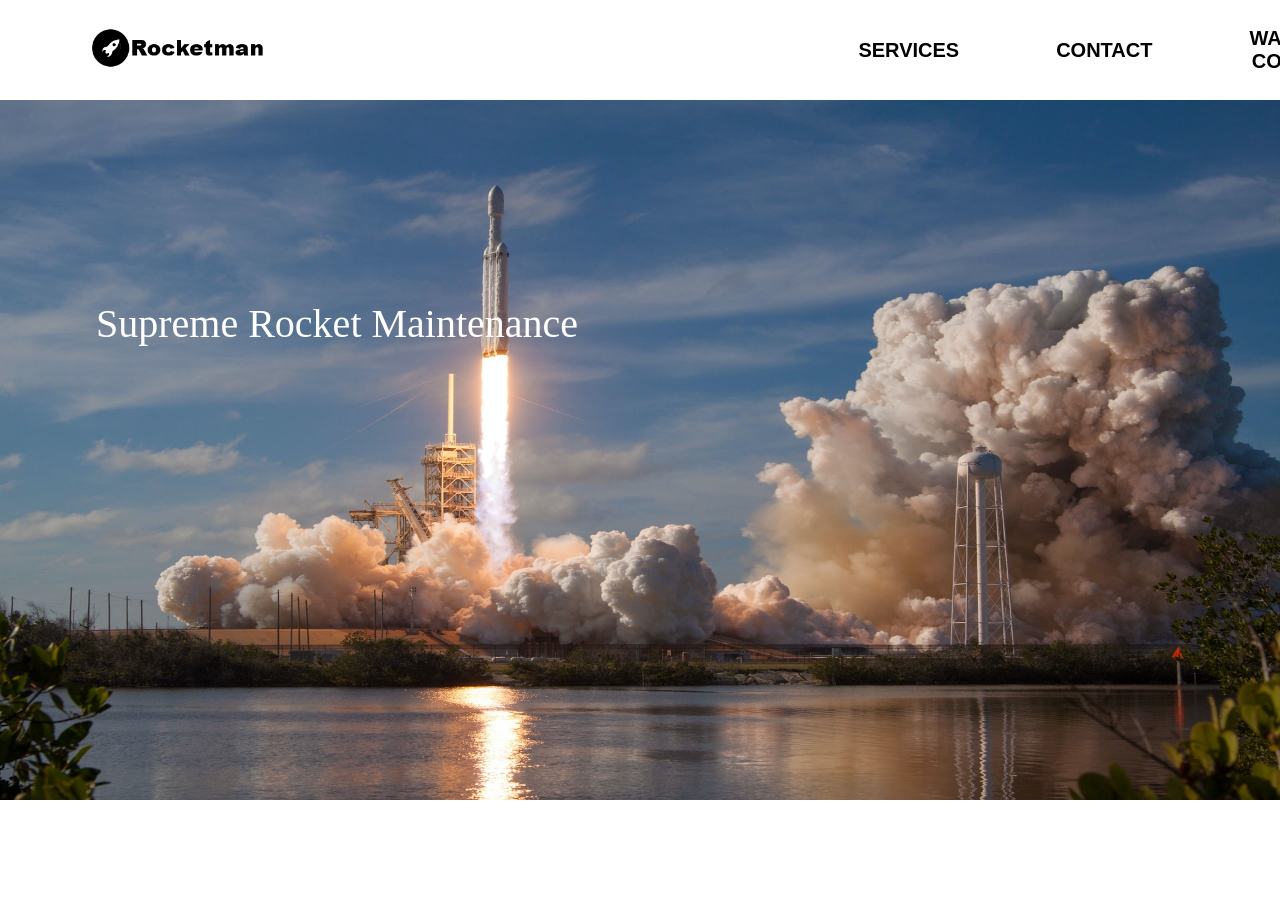
<file: module-4/index.html>
<!DOCTYPE html>
<html lang="en">

<head>
    <meta charset="UTF-8">
    <meta http-equiv="X-UA-Compatible" content="IE=edge">
    <meta name="viewport" content="width=device-width, initial-scale=1.0">
    <title>Supreme Rocket Maintenance</title>

    <style>
        * {
            padding: 0;
            margin: 0;
        }

        .nav {

            height: 100px;
        }

        th a {
            text-decoration: dotted;

            color: black;
            display: inline-block;
            margin: 25px 5px 3px 90px;
            font-size: 20px;
            font-family: 'Segoe UI', Tahoma, Geneva, Verdana, sans-serif;
            font-weight: 630;
            /* padding:30; */

        }

        .image {
            height: 40px;
            display: inline-block;
            margin: 25px 500px 3px 90px;
        }

        .ip {






            position: relative;

            color: rgb(255, 255, 255);
        }

        .top-left {
            position: absolute;
            font-size: 40px;
            font-weight: 10;
            margin-left: 80px;
            top: 200px;
            left: 16px;
        }
    </style>
</head>

<body>
    <div class="nav">
        <table>
            <tr>
                <th>
                    <img class="image" src="logo.png" alt="error">
                </th>
                <th>
                    <a href="#">SERVICES</a>
                </th>
                <th>
                    <a href="">CONTACT</a>
                </th>
                <th>

                    <a href="">WAGTAIL COURSE</a>
                </th>
            </tr>
        </table>
    </div>

    <div class="ip">
        <img src="back3.jpg" style="width: 100%; height: 700px;" alt="error">
        <div class="top-left">Supreme Rocket Maintenance</div>


    </div>

    <div>

    </div>
</body>

</html>
</file>
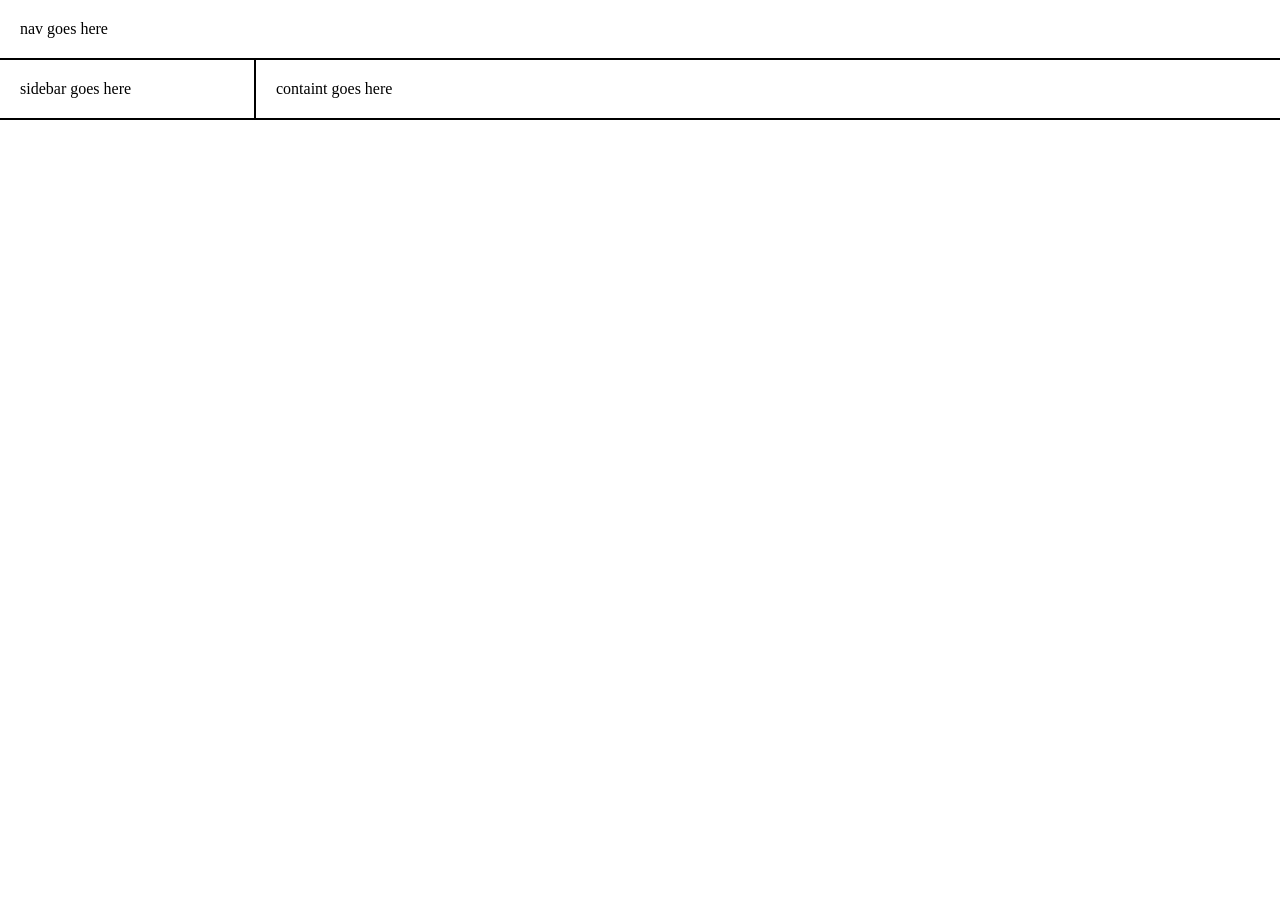
<file: module-6/index.html>
<!DOCTYPE html>
<html lang="en">

<head>
    <meta charset="UTF-8" />
    <meta http-equiv="X-UA-Compatible" content="IE=edge" />
    <meta name="viewport" content="width=device-width, initial-scale=1.0" />
    <title>making-a-responsive-layout</title>
    <style>
        * {
            box-sizing: border-box;
            margin: 0;
            padding: 0;
        }

        #layout {
            display: flex;
            flex-wrap: wrap;
        }

        #nav {
            flex-basis: 100%;
            border-bottom: 2px solid black;
            padding: 20px;
        }

        #sidebar {
            flex-basis: 20%;
            padding: 20px;
            border-right: 2px solid black;
            border-bottom: 2px solid black;
        }

        #containt {
            flex-basis: 80%;
            padding: 20px;
            border-bottom: 2px solid black;
        }

        @media (max-width: 640px) {
            #sidebar {
                flex-basis: 100%;
            }

            #containt {
                flex-basis: 100%;
            }
        }

        @media (max-width: 480px) {
            #sidebar {
                display: none;
            }

        }
    </style>
</head>

<body>

    <div id="layout">
        <div id="nav">nav goes here</div>
        <div id="sidebar">sidebar goes here</div>
        <div id="containt">containt goes here</div>
    </div>

</body>

</html>
</file>
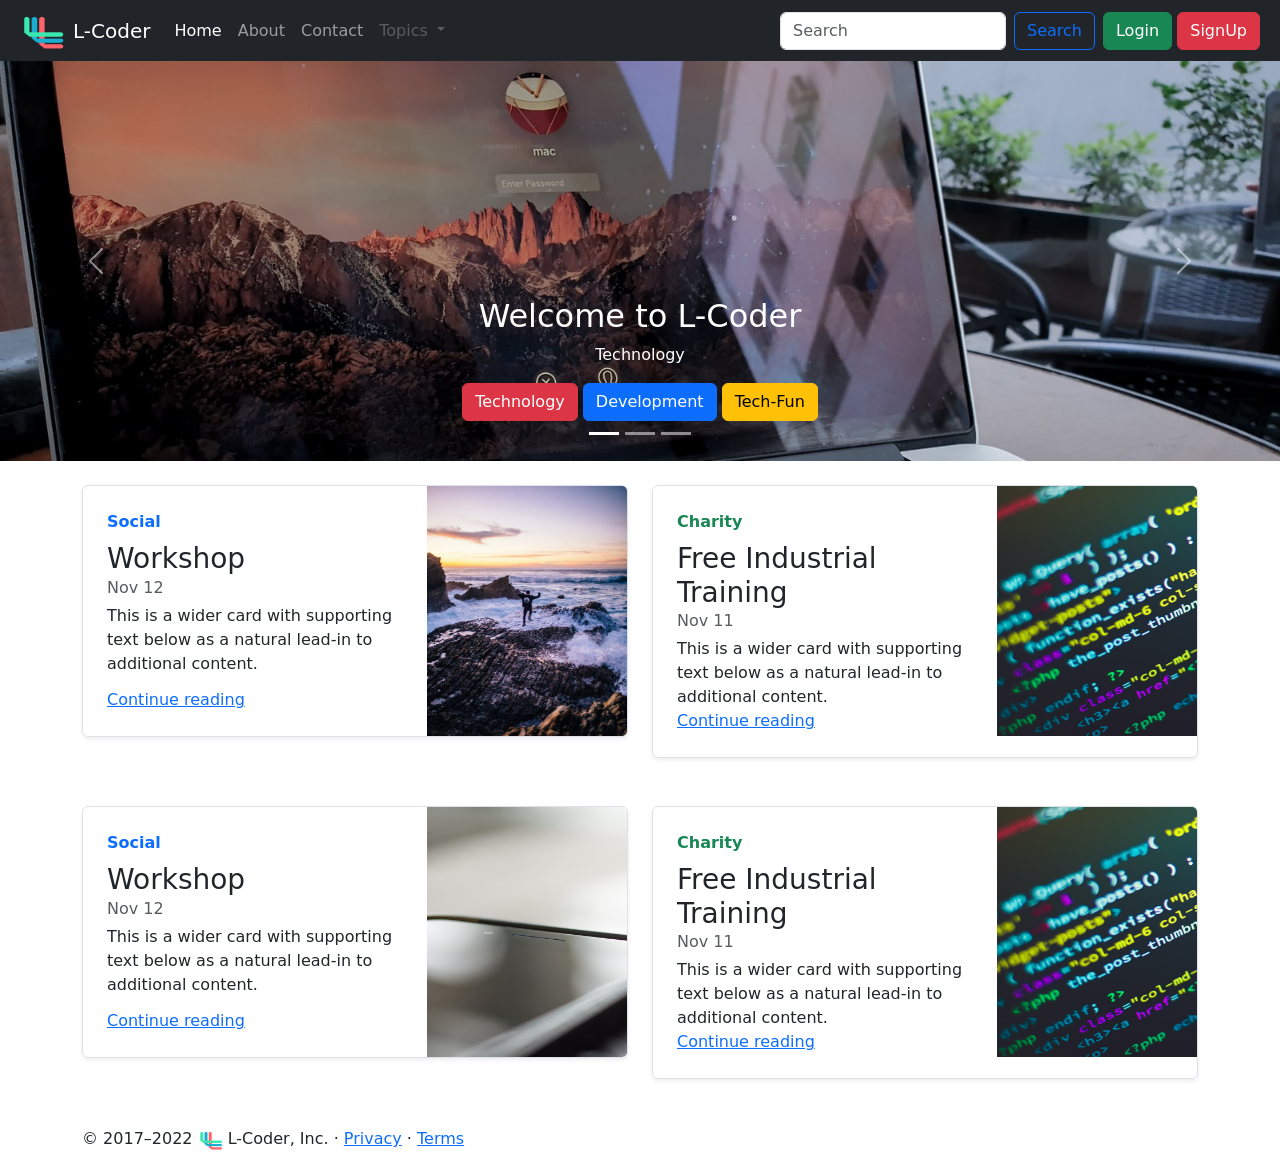
<file: module-9/index.html>
<!doctype html>
<html lang="en">

<head>
    <meta charset="utf-8">
    <meta name="viewport" content="width=device-width, initial-scale=1">
    <meta name="description" content="Welcome to L-CODER Pvt. Ltd.">
    <title>HOME || L-CODER</title>

    <!-- css cdn -->
    <!-- CSS only -->
    <link href="https://cdn.jsdelivr.net/npm/bootstrap@5.2.1/dist/css/bootstrap.min.css" rel="stylesheet"
        integrity="sha384-iYQeCzEYFbKjA/T2uDLTpkwGzCiq6soy8tYaI1GyVh/UjpbCx/TYkiZhlZB6+fzT" crossorigin="anonymous">

    <!-- js cdn -->
    <!-- JavaScript Bundle with Popper -->
    <script src="https://cdn.jsdelivr.net/npm/bootstrap@5.2.1/dist/js/bootstrap.bundle.min.js"
        integrity="sha384-u1OknCvxWvY5kfmNBILK2hRnQC3Pr17a+RTT6rIHI7NnikvbZlHgTPOOmMi466C8"
        crossorigin="anonymous"></script>



    <!-- this is favicon -->
    <link rel="icon" type="image/x-icon" href="logo.png">










</head>

<body>


    <!-- This is navbar -->
    <nav class="navbar navbar-expand-lg bg-dark navbar-dark">
        <div class="container-fluid">

            <!-- This is logo  -->
            <div class="logo mx-2  ">
                <img src="logo.png" height="45px" width="45px" alt="">
            </div>

            <a class="navbar-brand" href="#">L-Coder</a>
            <button class="navbar-toggler" type="button" data-bs-toggle="collapse"
                data-bs-target="#navbarSupportedContent" aria-controls="navbarSupportedContent" aria-expanded="false"
                aria-label="Toggle navigation">
                <span class="navbar-toggler-icon"></span>
            </button>
            <div class="collapse navbar-collapse" id="navbarSupportedContent">
                <ul class="navbar-nav me-auto mb-2 mb-lg-0">
                    <li class="nav-item">
                        <a class="nav-link active" aria-current="page" href="/">Home</a>
                    </li>
                    <li class="nav-item">
                        <a class="nav-link" href="/about.html">About</a>
                    </li>
                    <li class="nav-item">
                        <a class="nav-link" href="/contact.html">Contact</a>
                    </li>


                    <li class="nav-item dropdown">
                        <a class="nav-link dropdown-toggle  nav-link disabled" href="#" role="button"
                            data-bs-toggle="dropdown" aria-expanded="false">
                            Topics
                        </a>
                        <ul class="dropdown-menu">
                            <li><a class="dropdown-item" href="#">
                                    Technology
                                </a></li>
                            <li><a class="dropdown-item" href="#">Web Development</a></li>

                            <!-- This is dropdown divider -->
                            <li>
                                <hr class="dropdown-divider">
                            </li>


                            <li><a class="dropdown-item" href="#">Support</a></li>
                            <li><a class="dropdown-item" href="#">Write About Us</a></li>
                        </ul>
                    </li>

                </ul>
                <form class="d-flex" role="search">
                    <input class="form-control me-2" type="search" placeholder="Search" aria-label="Search">
                    <button class="btn btn-outline-primary" type="submit">Search</button>
                </form>

                <div class="mx-2">

                    <!-- Button trigger modal -->
                    <button class="btn btn-success" data-bs-toggle="modal" data-bs-target="#loginModal">Login</button>
                    <!-- Button trigger modal -->
                    <button class="btn btn-danger" data-bs-toggle="modal" data-bs-target="#signupModal">SignUp</button>
                </div>
            </div>
        </div>
    </nav>




    <!-- This Login Modal -->

    <!-- Modal -->
    <div class="modal fade" id="loginModal" data-bs-backdrop="static" data-bs-keyboard="false" tabindex="-1"
        aria-labelledby="loginModalLabel" aria-hidden="true">
        <div class="modal-dialog">
            <div class="modal-content">
                <div class="modal-header">
                    <h5 class="modal-title" id="staticBackdropLabel">Login To L-Coder Dashboard</h5>
                    <button type="button" class="btn-close" data-bs-dismiss="modal" aria-label="Close"></button>
                </div>
                <div class="modal-body">
                    <!-- This is login form -->
                    <form>
                        <div class="mb-3">
                            <label for="exampleInputEmail1" class="form-label">Email address</label>
                            <input type="email" class="form-control" id="exampleInputEmail1"
                                aria-describedby="emailHelp">
                            <div id="emailHelp" class="form-text">We don't share your data with with third party.</div>
                        </div>
                        <div class="mb-3">
                            <label for="exampleInputPassword1" class="form-label">Password</label>
                            <input type="password" class="form-control" id="exampleInputPassword1">
                        </div>
                        <div class="mb-3 form-check">
                            <input type="checkbox" class="form-check-input" id="exampleCheck1">
                            <label class="form-check-label" for="exampleCheck1">Remember Me</label>
                        </div>

                    </form>
                </div>
                <div class="modal-footer">
                    <button type="submit" class="btn btn-primary">Login</button>
                </div>
            </div>
        </div>
    </div>


    <!-- This SignUp Modal -->

    <!-- Modal -->
    <div class="modal fade" id="signupModal" data-bs-backdrop="static" data-bs-keyboard="false" tabindex="-1"
        aria-labelledby="signupModalLabel" aria-hidden="true">
        <div class="modal-dialog">
            <div class="modal-content">
                <div class="modal-header">
                    <h5 class="modal-title" id="staticBackdropLabel">Join L-Coder Family</h5>
                    <button type="button" class="btn-close" data-bs-dismiss="modal" aria-label="Close"></button>
                </div>
                <div class="modal-body">
                    <!-- This is signup form -->
                    <form>

                        <div class="row my-3">
                            <div class="col">
                                <input type="text" class="form-control" placeholder="First name"
                                    aria-label="First name">
                            </div>
                            <div class="col">
                                <input type="text" class="form-control" placeholder="Last name" aria-label="Last name">
                            </div>
                        </div>

                        <div class="mb-3">
                            <!-- <label for="exampleInputEmail1" class="form-label">Email address</label> -->
                            <input type="email" class="form-control" id="exampleInputEmail1"
                                aria-describedby="emailHelp" placeholder="Email address">
                        </div>

                        <div class="mb-3">
                            <label for="exampleInputPassword1" class="form-label">Create Password</label>
                            <input type="password" class="form-control" id="exampleInputPassword1">
                        </div>

                        <div class="mb-3">
                            <label for="cexampleInputPassword1" class="form-label">Confirm Password</label>
                            <input type="password" class="form-control" id="cexampleInputPassword1">
                        </div>

                        <div class="mb-3">
                            <label for="exampleInput" class="form-label">Occupation</label>
                            <select class="form-select" aria-label="Default select example">

                                <option value="1">Student</option>
                                <option value="2">Job</option>
                                <option value="3">Business</option>
                                <option selected>Others</option>
                            </select>
                        </div>

                    </form>
                </div>
                <div class="modal-footer">

                    <button type="button" class="btn btn-success">Create Account</button>
                </div>
            </div>
        </div>
    </div>






    <!-- This is carousel -->
    <div id="carouselExampleIndicators" class="carousel slide carousel-fade" data-bs-ride="true">
        <div class="carousel-indicators">
            <button type="button" data-bs-target="#carouselExampleIndicators" data-bs-slide-to="0" class="active"
                aria-current="true" aria-label="Slide 1"></button>
            <button type="button" data-bs-target="#carouselExampleIndicators" data-bs-slide-to="1"
                aria-label="Slide 2"></button>
            <button type="button" data-bs-target="#carouselExampleIndicators" data-bs-slide-to="2"
                aria-label="Slide 3"></button>
        </div>
        <div class="carousel-inner">
            <div class="carousel-item active">
                <img src="3.jpg" class="d-block w-100" alt="...">
                <div class="carousel-caption d-none d-md-block">
                    <h2>Welcome to L-Coder</h2>
                    <p>Technology</p>
                    <button class="btn btn-danger">Technology</button>
                    <button class="btn btn-primary">Development</button>
                    <button class="btn btn-warning">Tech-Fun</button>
                </div>
            </div>
            <div class="carousel-item">
                <img src="1.jpg" class="d-block w-100" alt="...">
                <div class="carousel-caption d-none d-md-block ">
                    <h2>Random Code</h2>
                    <p>Technology</p>
                    <button class="btn btn-danger">Technology</button>
                    <button class="btn btn-primary">Development</button>
                    <button class="btn btn-warning">Tech-Fun</button>
                </div>
            </div>
            <div class="carousel-item">
                <img src="2.jpg" class="d-block w-100" alt="...">
                <div class="carousel-caption d-none d-md-block">
                    <h2>Coding life</h2>
                    <p>Technology</p>
                    <button class="btn btn-danger">Technology</button>
                    <button class="btn btn-primary">Development</button>
                    <button class="btn btn-warning">Tech-Fun</button>
                </div>
            </div>
        </div>
        <button class="carousel-control-prev" type="button" data-bs-target="#carouselExampleIndicators"
            data-bs-slide="prev">
            <span class="carousel-control-prev-icon" aria-hidden="true"></span>
            <span class="visually-hidden">Previous</span>
        </button>
        <button class="carousel-control-next" type="button" data-bs-target="#carouselExampleIndicators"
            data-bs-slide="next">
            <span class="carousel-control-next-icon" aria-hidden="true"></span>
            <span class="visually-hidden">Next</span>
        </button>
    </div>


    <!-- This is First card -->
    <div class="container my-4">
        <div class="row mb-2">
            <div class="col-md-6">
                <div
                    class="row g-0 border rounded overflow-hidden flex-md-row mb-4 shadow-sm h-md-250 position-relative">
                    <div class="col p-4 d-flex flex-column position-static">
                        <strong class="d-inline-block mb-2 text-primary">Social</strong>
                        <h3 class="mb-0">Workshop</h3>
                        <div class="mb-1 text-muted">Nov 12</div>
                        <p class="card-text mb-auto">This is a wider card with supporting text below as a natural
                            lead-in to additional content.</p>
                        <a href="#" class="stretched-link">Continue reading</a>
                    </div>
                    <div class="col-auto d-none d-lg-block">
                        <img class="bd-placeholder-img" width="200" height="250" src="thumb1.jpg" alt="">

                    </div>
                </div>
            </div>
            <div class="col-md-6">
                <div
                    class="row g-0 border rounded overflow-hidden flex-md-row mb-4 shadow-sm h-md-250 position-relative">
                    <div class="col p-4 d-flex flex-column position-static">
                        <strong class="d-inline-block mb-2 text-success">Charity</strong>
                        <h3 class="mb-0">Free Industrial Training</h3>
                        <div class="mb-1 text-muted">Nov 11</div>
                        <p class="mb-auto">This is a wider card with supporting text below as a natural lead-in to
                            additional content.</p>
                        <a href="#" class="stretched-link">Continue reading</a>
                    </div>
                    <div class="col-auto d-none d-lg-block">
                        <img class="bd-placeholder-img" width="200" height="250" src="thumb2.jpg" alt="">

                    </div>
                </div>
            </div>
        </div>
    </div>


    <!-- This is Second Card -->
    <div class="container my-4">
        <div class="row mb-2">
            <div class="col-md-6">
                <div
                    class="row g-0 border rounded overflow-hidden flex-md-row mb-4 shadow-sm h-md-250 position-relative">
                    <div class="col p-4 d-flex flex-column position-static">
                        <strong class="d-inline-block mb-2 text-primary">Social</strong>
                        <h3 class="mb-0">Workshop</h3>
                        <div class="mb-1 text-muted">Nov 12</div>
                        <p class="card-text mb-auto">This is a wider card with supporting text below as a natural
                            lead-in to additional content.</p>
                        <a href="#" class="stretched-link">Continue reading</a>
                    </div>
                    <div class="col-auto d-none d-lg-block">
                        <img class="bd-placeholder-img" width="200" height="250" src="thumb3.jpg" alt="">

                    </div>
                </div>
            </div>
            <div class="col-md-6">
                <div
                    class="row g-0 border rounded overflow-hidden flex-md-row mb-4 shadow-sm h-md-250 position-relative">
                    <div class="col p-4 d-flex flex-column position-static">
                        <strong class="d-inline-block mb-2 text-success">Charity</strong>
                        <h3 class="mb-0">Free Industrial Training</h3>
                        <div class="mb-1 text-muted">Nov 11</div>
                        <p class="mb-auto">This is a wider card with supporting text below as a natural lead-in to
                            additional content.</p>
                        <a href="#" class="stretched-link">Continue reading</a>
                    </div>
                    <div class="col-auto d-none d-lg-block">
                        <img class="bd-placeholder-img" width="200" height="250" src="thumb2.jpg" alt="">

                    </div>
                </div>
            </div>
        </div>
    </div>


    <!-- This is footer -->
    <footer class="container">
        <!-- <p class="float-end"><a href="#">Back to top</a></p> -->
        <p>© 2017–2022 <img src="logo.png" height="25px" width="25px" alt=""> L-Coder, Inc. · <a href="#">Privacy</a> ·
            <a href="#">Terms</a></p>
    </footer>



</body>

</html>
</file>
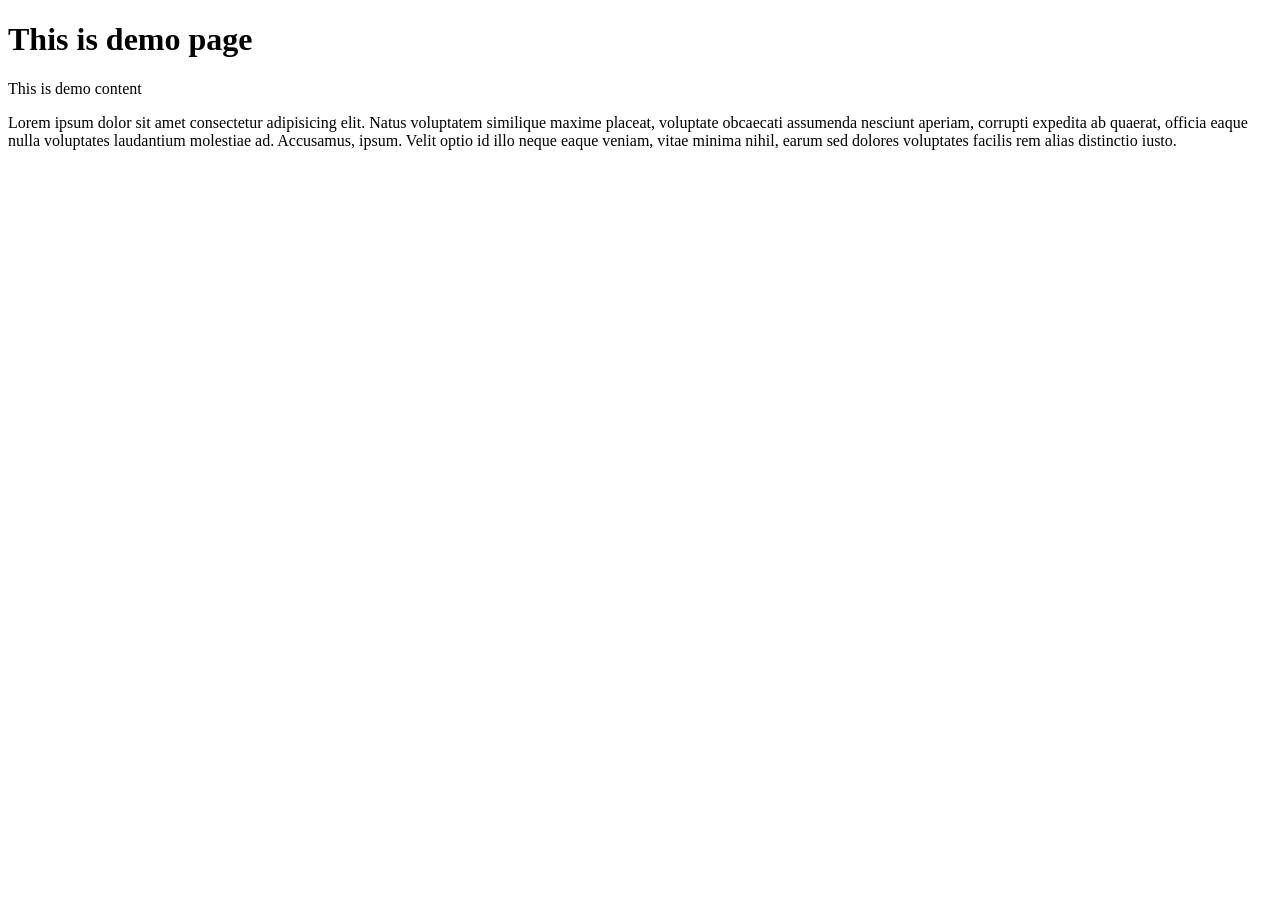
<file: module-3/demo.html>
<!DOCTYPE html>
<html lang="en">
<head>
    <meta charset="UTF-8">
    <meta http-equiv="X-UA-Compatible" content="IE=edge">
    <meta name="viewport" content="width=device-width, initial-scale=1.0">
    <title>Demo-page</title>
</head>
<body>
    <h1>This is demo page</h1>
    <p>This is demo content </p>
    <p>Lorem ipsum dolor sit amet consectetur adipisicing elit. Natus voluptatem similique maxime placeat, voluptate obcaecati assumenda nesciunt aperiam, corrupti expedita ab quaerat, officia eaque nulla voluptates laudantium molestiae ad. Accusamus, ipsum. Velit optio id illo neque eaque veniam, vitae minima nihil, earum sed dolores voluptates facilis rem alias distinctio iusto.</p>
</body>
</html>
</file>
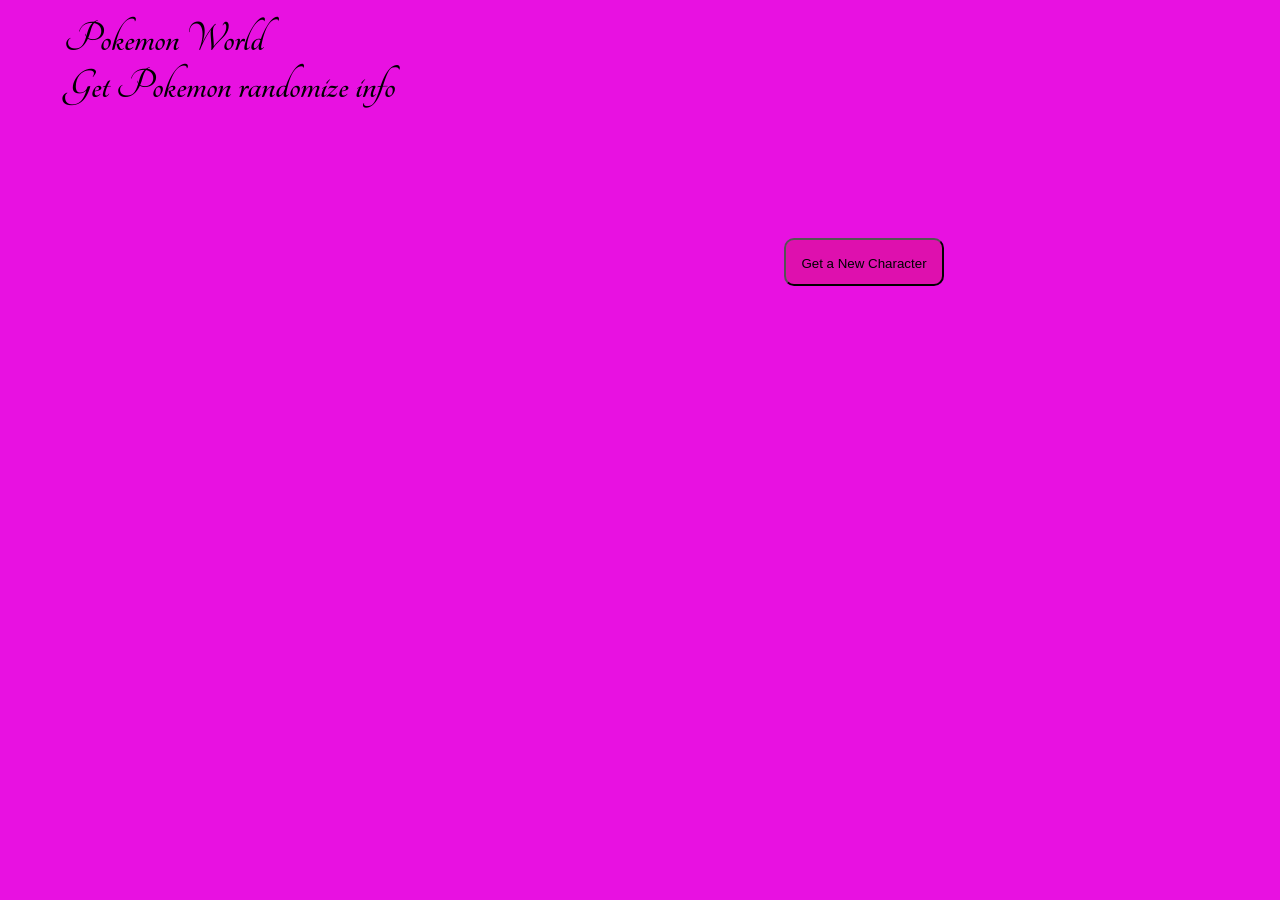
<file: module-8/bws-task-8.html>
<!DOCTYPE html>
<html lang="en">

<head>
    <meta charset="UTF-8">
    <meta http-equiv="X-UA-Compatible" content="IE=edge">
    <meta name="viewport" content="width=device-width, initial-scale=1.0">
    <link rel="preconnect" href="https://fonts.googleapis.com">
    <link rel="preconnect" href="https://fonts.gstatic.com" crossorigin>
    <link href="https://fonts.googleapis.com/css2?family=Press+Start+2P&display=swap" rel="stylesheet">
    <title>BWS || TASK 8 || LOKESH GHOSH</title>
    <style>
        @import url('https://fonts.googleapis.com/css2?family=Tangerine&display=swap');

        * {
            box-sizing: border-box;
        }

        body,
        html {
            padding: 0;
            margin: 0;
        }

        .main-cointainer {
            display: flex;
            flex-direction: column;
            width: 100%;
            height: 100%;
        }

        body {
            height: 100%;
            background-color: rgb(232, 17, 225);
            background-size: cover;
            background-repeat: no-repeat;
        }

        h1 {
            position: relative;
            margin: 0;
            padding: 0;
            top: 1rem;
            left: 4rem;
            width: 90%;
            font-family: 'Tangerine', cursive;
            font-size: 2.75rem;
        }

        h2 {
            position: relative;
            margin: 0;
            padding: 0;
            top: 1rem;
            left: 4rem;
            width: 90%;
            font-family: 'Tangerine', cursive;
            font-size: 2.75rem;
        }

        #pic {
            position: relative;
            top: 2.5rem;
            left: 4rem;
            width: 500px;
            height: 500px;
        }

        .button {
            position: absolute;
            top: 5rem;
            left: 14rem;
            width: 10rem;
            height: 3rem;
            background-color: rgb(222, 16, 174);
            text-align: center;
            padding: 1rem 0 1rem 0;
            border-radius: 10px;
        }

        .button:hover {
            background-color:white;
            color:  rgb(0, 0, 0);
        }

        .character-info {
            font-family: 'Tangerine';
            font-size: 40px;
            position: relative;
            left: 35rem;
            top: -27.25rem;
            width: 20rem;
        }
    </style>
</head>

<body>
    <div class="main-cointainer">
        <h1>Pokemon World</h1>
        <h2>Get Pokemon randomize info</h2>
        <div id="pic"></div>
        <div class="character-info">
            <div id="name"></div>
            <br>
            <div id="height"></div>
            <br>
            <div id="pokeId"></div>
            <br>
            <div id="type"></div>
            <button class="button">Get a New Character</button>
        </div>
    </div>
    <script>
        "use strict";

        let thisButton = document.querySelector(".button");
        let thisImage = document.createElement('img');

        thisButton.addEventListener('click', (loaded) => {
            loaded.preventDefault()

            let randomNum = Math.ceil(Math.random() * 896);

            fetch(`https://pokeapi.co/api/v2/pokemon/${randomNum}`)
                .then(response => response.json())
                .then(pokemon => {
                    let pokeName = pokemon['name']
                    let pokeHeight = pokemon['height']
                    let pokeId = pokemon['id']
                    let pokeType = pokemon['types'][0]['type']['name']

                    document.getElementById('name').innerText = `Name: ${pokeName}`

                    let numToStr = pokeHeight.toString();
                    let newPokeHeight

                    if (pokeHeight >= 10) {
                        newPokeHeight = numToStr.split("")
                        document.getElementById('height').innerText = newPokeHeight[0] + "." + newPokeHeight[1] + " m"
                    }
                    else {
                        document.getElementById('height').innerText = "0." + pokeHeight + " m"
                    }

                    document.getElementById('pokeId').innerText = `ID: ${pokeId}`
                    document.getElementById('type').innerText = `Type: ${pokeType}`

                    thisImage.src = pokemon['sprites']['other']['official-artwork']['front_default']
                    document.getElementById('pic').appendChild(thisImage)
                }
                )
        }
        )
    </script>
</body>

</html>
</file>
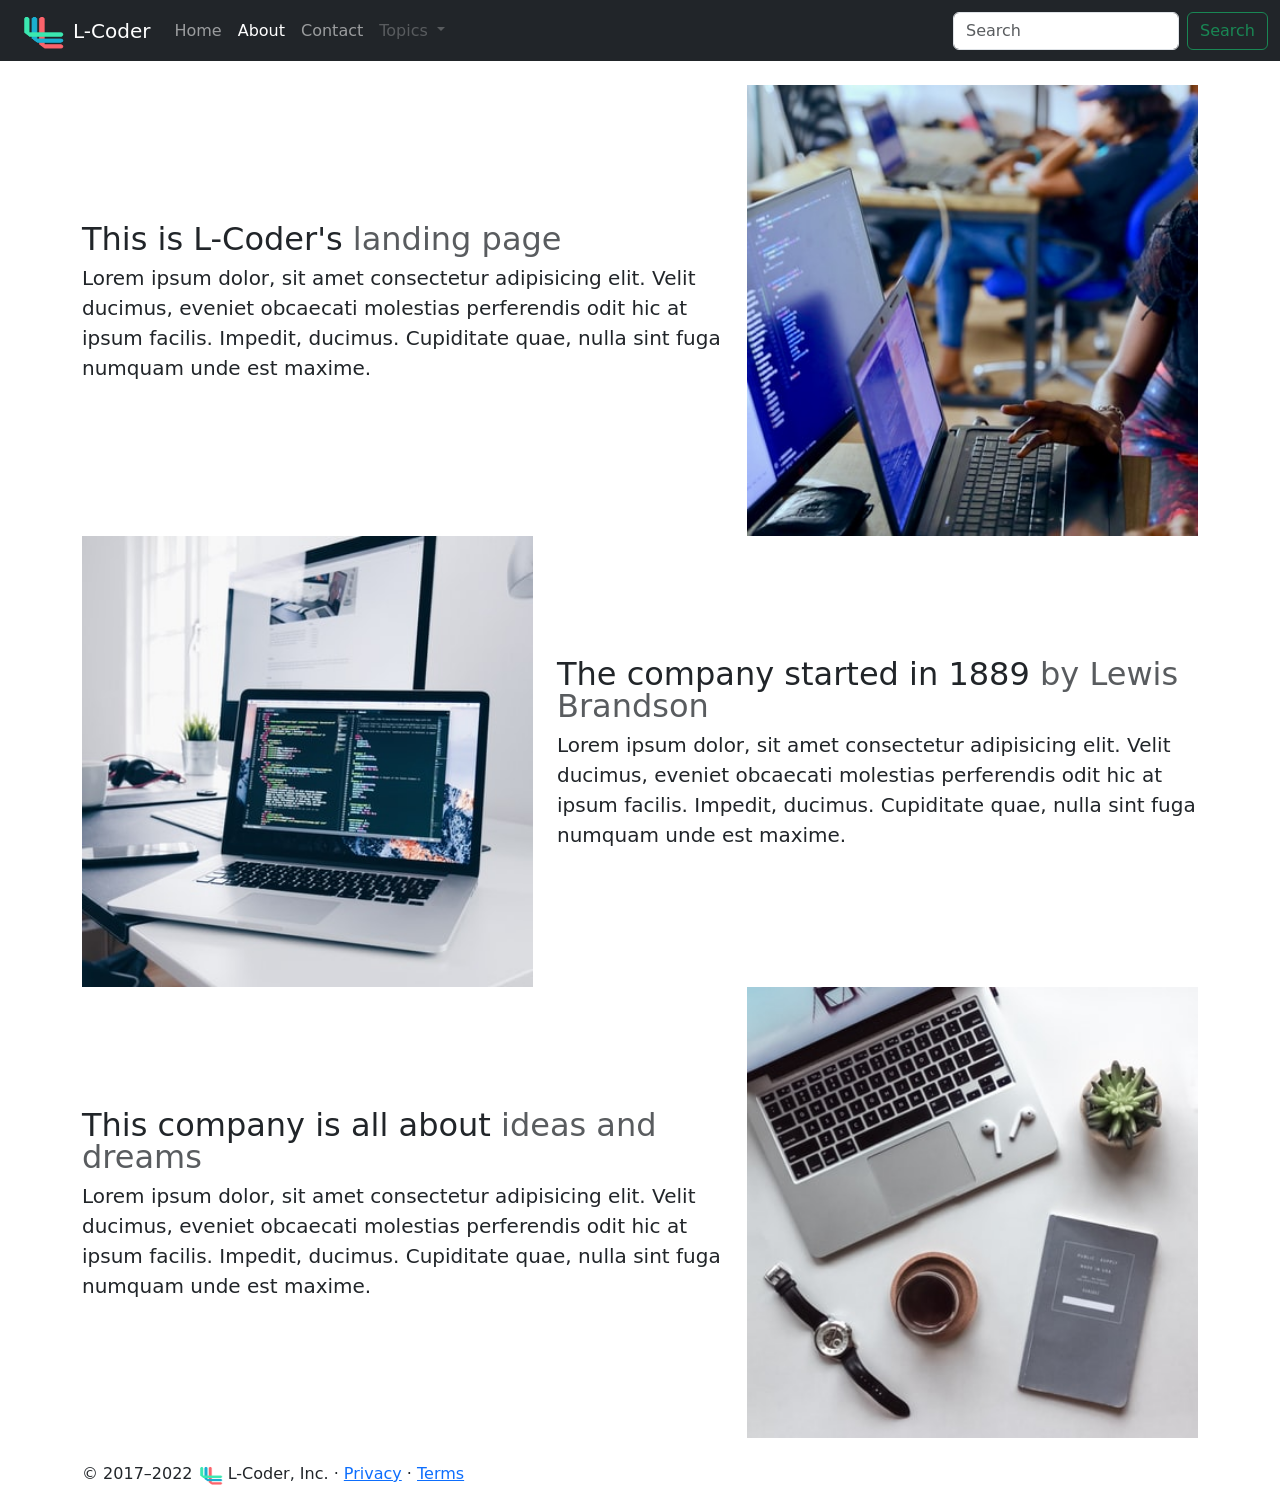
<file: module-9/about.html>
<!doctype html>
<html lang="en">

<head>
    <meta charset="utf-8">
    <meta name="viewport" content="width=device-width, initial-scale=1">
    <title>ABOUT US || L-CODER</title>

    <!-- css cdn -->
    <!-- CSS only -->
    <link href="https://cdn.jsdelivr.net/npm/bootstrap@5.2.1/dist/css/bootstrap.min.css" rel="stylesheet"
        integrity="sha384-iYQeCzEYFbKjA/T2uDLTpkwGzCiq6soy8tYaI1GyVh/UjpbCx/TYkiZhlZB6+fzT" crossorigin="anonymous">

    <!-- js cdn -->
    <!-- JavaScript Bundle with Popper -->
    <script src="https://cdn.jsdelivr.net/npm/bootstrap@5.2.1/dist/js/bootstrap.bundle.min.js"
        integrity="sha384-u1OknCvxWvY5kfmNBILK2hRnQC3Pr17a+RTT6rIHI7NnikvbZlHgTPOOmMi466C8"
        crossorigin="anonymous"></script>



          <!-- this is favicon -->
          <link rel="icon" type="image/x-icon" href="logo.png">


</head>

<body>


    <!-- This is navbar -->
    <nav class="navbar navbar-expand-lg bg-dark navbar-dark">
        <div class="container-fluid">

             <!-- This is logo  -->
             <div class="logo mx-2  ">
                <img src="logo.png" height="45px" width="45px" alt="">
            </div>
            <a class="navbar-brand" href="#">L-Coder</a>
            <button class="navbar-toggler" type="button" data-bs-toggle="collapse"
                data-bs-target="#navbarSupportedContent" aria-controls="navbarSupportedContent" aria-expanded="false"
                aria-label="Toggle navigation">
                <span class="navbar-toggler-icon"></span>
            </button>
            <div class="collapse navbar-collapse" id="navbarSupportedContent">
                <ul class="navbar-nav me-auto mb-2 mb-lg-0">
                    <li class="nav-item">
                        <a class="nav-link " aria-current="page" href="/">Home</a>
                    </li>
                    <li class="nav-item">
                        <a class="nav-link active" href="/about.html">About</a>
                    </li>
                    <li class="nav-item">
                        <a class="nav-link" href="/contact.html">Contact</a>
                    </li>


                    <li class="nav-item dropdown">
                        <a class="nav-link dropdown-toggle  nav-link disabled" href="#" role="button" data-bs-toggle="dropdown"
                            aria-expanded="false">
                            Topics
                        </a>
                        <ul class="dropdown-menu">
                            <li><a class="dropdown-item" href="#">
                                    Technology
                                </a></li>
                            <li><a class="dropdown-item" href="#">Web Development</a></li>

                            <!-- This is dropdown divider -->
                            <li>
                                <hr class="dropdown-divider">
                            </li>


                            <li><a class="dropdown-item" href="#">Support</a></li>
                            <li><a class="dropdown-item" href="#">Write About Us</a></li>
                        </ul>
                    </li>

                </ul>
                <form class="d-flex" role="search">
                    <input class="form-control me-2" type="search" placeholder="Search" aria-label="Search">
                    <button class="btn btn-outline-success" type="submit">Search</button>
                </form>
            </div>
        </div>
    </nav>



    <!-- This is about Card -->
    <div class="container my-4">

        <!-- content 1 -->
        <div class="row featurette d-flex justify-content-centre align-items-center">
            <div class="col-md-7 order-md-1">
                <h2 class="featurette-heading fw-normal lh-1">This is L-Coder's <span class="text-muted"> landing page
                    </span></h2>
                <p class="lead">Lorem ipsum dolor, sit amet consectetur adipisicing elit. Velit ducimus, eveniet
                    obcaecati molestias perferendis odit hic at ipsum facilis. Impedit, ducimus. Cupiditate quae, nulla
                    sint fuga numquam unde est maxime.</p>
            </div>
            <div class="col-md-5 order-md-2">
                <img class="bd-placeholder-img bd-placeholder-img-lg featurette-image img-fluid mx-auto" width="500" height="500" src="about-1.jpg" alt="">


            </div>
        </div>

        <!-- content 2 -->
        <div class="row featurette d-flex justify-content-centre align-items-center">
            <div class="col-md-7 order-md-2">
                <h2 class="featurette-heading fw-normal lh-1">The company started in 1889<span class="text-muted"> by
                        Lewis Brandson
                    </span></h2>
                <p class="lead">Lorem ipsum dolor, sit amet consectetur adipisicing elit. Velit ducimus, eveniet
                    obcaecati molestias perferendis odit hic at ipsum facilis. Impedit, ducimus. Cupiditate quae, nulla
                    sint fuga numquam unde est maxime.</p>
            </div>
            <div class="col-md-5 order-md-1">
                <img class="bd-placeholder-img bd-placeholder-img-lg featurette-image img-fluid mx-auto" width="500" height="500" src="about-2.jpg" alt="">

            </div>
        </div>

        <!-- content 3 -->
        <div class="row featurette featurette d-flex justify-content-centre align-items-center">
            <div class="col-md-7 order-md-1">
                <h2 class="featurette-heading fw-normal lh-1">This company is all about <span class="text-muted"> ideas
                        and dreams
                    </span></h2>
                <p class="lead">Lorem ipsum dolor, sit amet consectetur adipisicing elit. Velit ducimus, eveniet
                    obcaecati molestias perferendis odit hic at ipsum facilis. Impedit, ducimus. Cupiditate quae, nulla
                    sint fuga numquam unde est maxime.</p>
            </div>
            <div class="col-md-5 order-md-2">
                <img class="bd-placeholder-img bd-placeholder-img-lg featurette-image img-fluid mx-auto" width="500" height="500" src="about-3.jpg" alt="">

            </div>
        </div>

    </div>

    <!-- This is footer -->
    <footer class="container">
        <!-- <p class="float-end"><a href="#">Back to top</a></p> -->
        <p>© 2017–2022  <img src="logo.png" height="25px" width="25px" alt=""> L-Coder, Inc. · <a href="#">Privacy</a> · <a href="#">Terms</a></p>
    </footer>

</body>
</html>
</file>
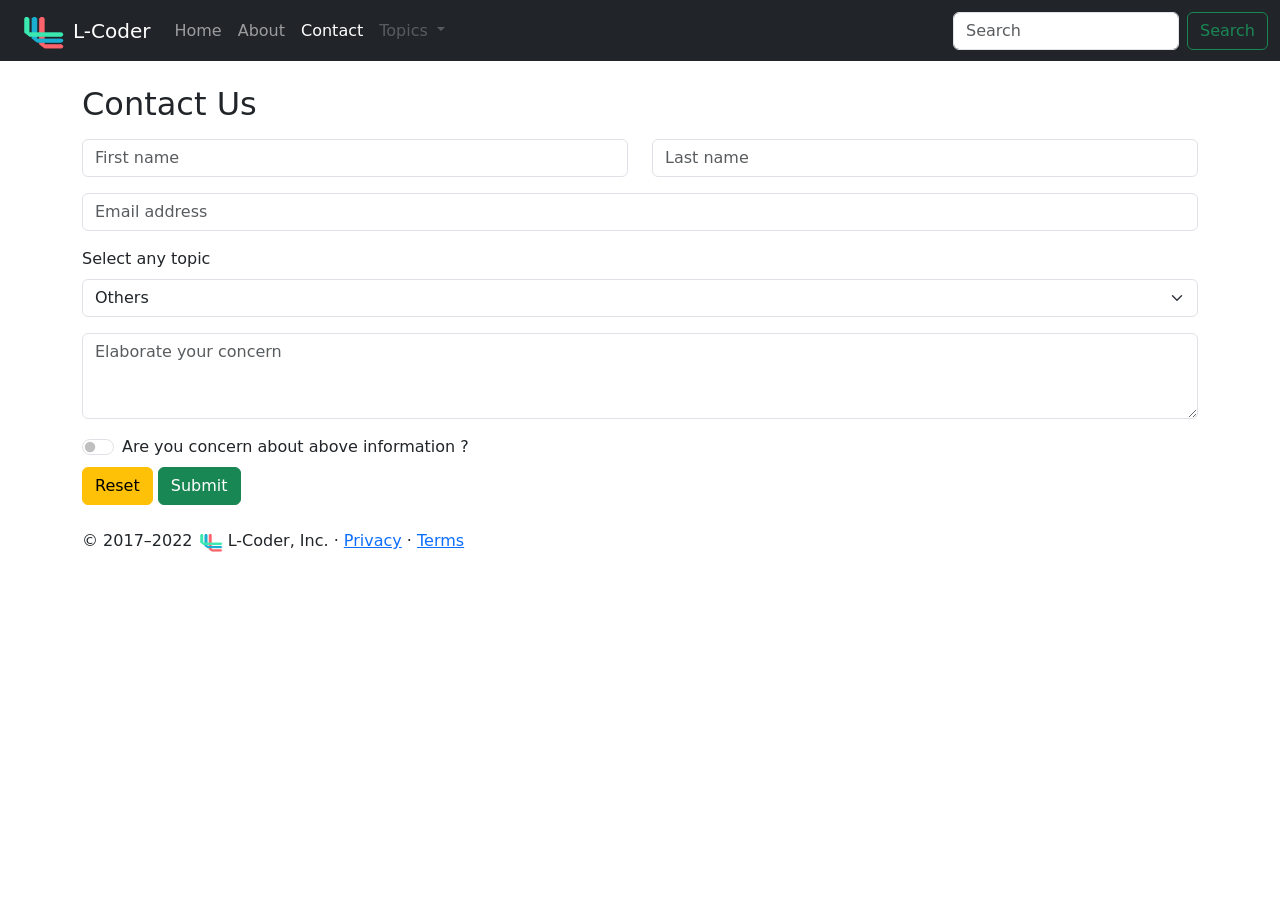
<file: module-9/contact.html>
<!doctype html>
<html lang="en">

<head>
    <meta charset="utf-8">
    <meta name="viewport" content="width=device-width, initial-scale=1">
    <title>CONTACT || L-CODER</title>

    <!-- css cdn -->
    <!-- CSS only -->
    <link href="https://cdn.jsdelivr.net/npm/bootstrap@5.2.1/dist/css/bootstrap.min.css" rel="stylesheet"
        integrity="sha384-iYQeCzEYFbKjA/T2uDLTpkwGzCiq6soy8tYaI1GyVh/UjpbCx/TYkiZhlZB6+fzT" crossorigin="anonymous">

    <!-- js cdn -->
    <!-- JavaScript Bundle with Popper -->
    <script src="https://cdn.jsdelivr.net/npm/bootstrap@5.2.1/dist/js/bootstrap.bundle.min.js"
        integrity="sha384-u1OknCvxWvY5kfmNBILK2hRnQC3Pr17a+RTT6rIHI7NnikvbZlHgTPOOmMi466C8"
        crossorigin="anonymous"></script>




    <!-- this is favicon -->
    <link rel="icon" type="image/x-icon" href="logo.png">







</head>

<body>


    <!-- This is navbar -->
    <nav class="navbar navbar-expand-lg bg-dark navbar-dark">
        <div class="container-fluid">

            <!-- This is logo  -->
            <div class="logo mx-2  ">
                <img src="logo.png" height="45px" width="45px" alt="">
            </div>
            <a class="navbar-brand" href="#">L-Coder</a>
            <button class="navbar-toggler" type="button" data-bs-toggle="collapse"
                data-bs-target="#navbarSupportedContent" aria-controls="navbarSupportedContent" aria-expanded="false"
                aria-label="Toggle navigation">
                <span class="navbar-toggler-icon"></span>
            </button>
            <div class="collapse navbar-collapse" id="navbarSupportedContent">
                <ul class="navbar-nav me-auto mb-2 mb-lg-0">
                    <li class="nav-item">
                        <a class="nav-link " aria-current="page" href="/">Home</a>
                    </li>
                    <li class="nav-item">
                        <a class="nav-link " href="/about.html">About</a>
                    </li>
                    <li class="nav-item">
                        <a class="nav-link active" href="/contact.html">Contact</a>
                    </li>


                    <li class="nav-item dropdown">
                        <a class="nav-link dropdown-toggle  nav-link disabled" href="#" role="button" data-bs-toggle="dropdown"
                            aria-expanded="false">
                            Topics
                        </a>
                        <ul class="dropdown-menu">
                            <li><a class="dropdown-item" href="#">
                                    Technology
                                </a></li>
                            <li><a class="dropdown-item" href="#">Web Development</a></li>

                            <!-- This is dropdown divider -->
                            <li>
                                <hr class="dropdown-divider">
                            </li>


                            <li><a class="dropdown-item" href="#">Support</a></li>
                            <li><a class="dropdown-item" href="#">Write About Us</a></li>
                        </ul>
                    </li>

                </ul>
                <form class="d-flex" role="search">
                    <input class="form-control me-2" type="search" placeholder="Search" aria-label="Search">
                    <button class="btn btn-outline-success" type="submit">Search</button>
                </form>
            </div>
        </div>
    </nav>



    <!-- This is contact form -->
    <div class="container my-4">
        <h2>Contact Us</h2>


        <form>

            <div class="row my-3">
                <div class="col">
                    <input type="text" class="form-control" placeholder="First name" aria-label="First name">
                </div>
                <div class="col">
                    <input type="text" class="form-control" placeholder="Last name" aria-label="Last name">
                </div>
            </div>

            <div class="mb-3">
                <!-- <label for="exampleInputEmail1" class="form-label">Email address</label> -->
                <input type="email" class="form-control" id="exampleInputEmail1" aria-describedby="emailHelp"
                    placeholder="Email address">
            </div>


            <div class="mb-3">
                <label for="exampleInput" class="form-label">Select any topic</label>
                <select class="form-select" aria-label="Default select example">

                    <option value="1">Web-Development</option>
                    <option value="2">Technology</option>
                    <option value="3">Workshop</option>
                    <option value="3">Industrial Training</option>
                    <option selected>Others</option>
                </select>
            </div>

            <div class="mb-3 my-3">
                <!-- <label for="exampleFormControlTextarea1" class="form-label">Any Queries.....</label> -->
                <textarea class="form-control" id="exampleFormControlTextarea1" rows="3"
                    placeholder="Elaborate your concern"></textarea>
            </div>

            <div class="form-check form-switch my-2">
                <input class="form-check-input" type="checkbox" role="switch" id="flexSwitchCheckDefault">
                <label class="form-check-label" for="flexSwitchCheckDefault">Are you concern about above information
                    ?</label>
            </div>

            <input type="reset" class="btn btn-warning">
            <button type="submit" class="btn btn-success">Submit</button>

        </form>
    </div>









    <footer class="container">
        <!-- <p class="float-end"><a href="#">Back to top</a></p> -->
        <p>© 2017–2022  <img src="logo.png" height="25px" width="25px" alt=""> L-Coder, Inc. · <a href="#">Privacy</a> · <a href="#">Terms</a></p>
    </footer>

</body>




</html>
</file>
